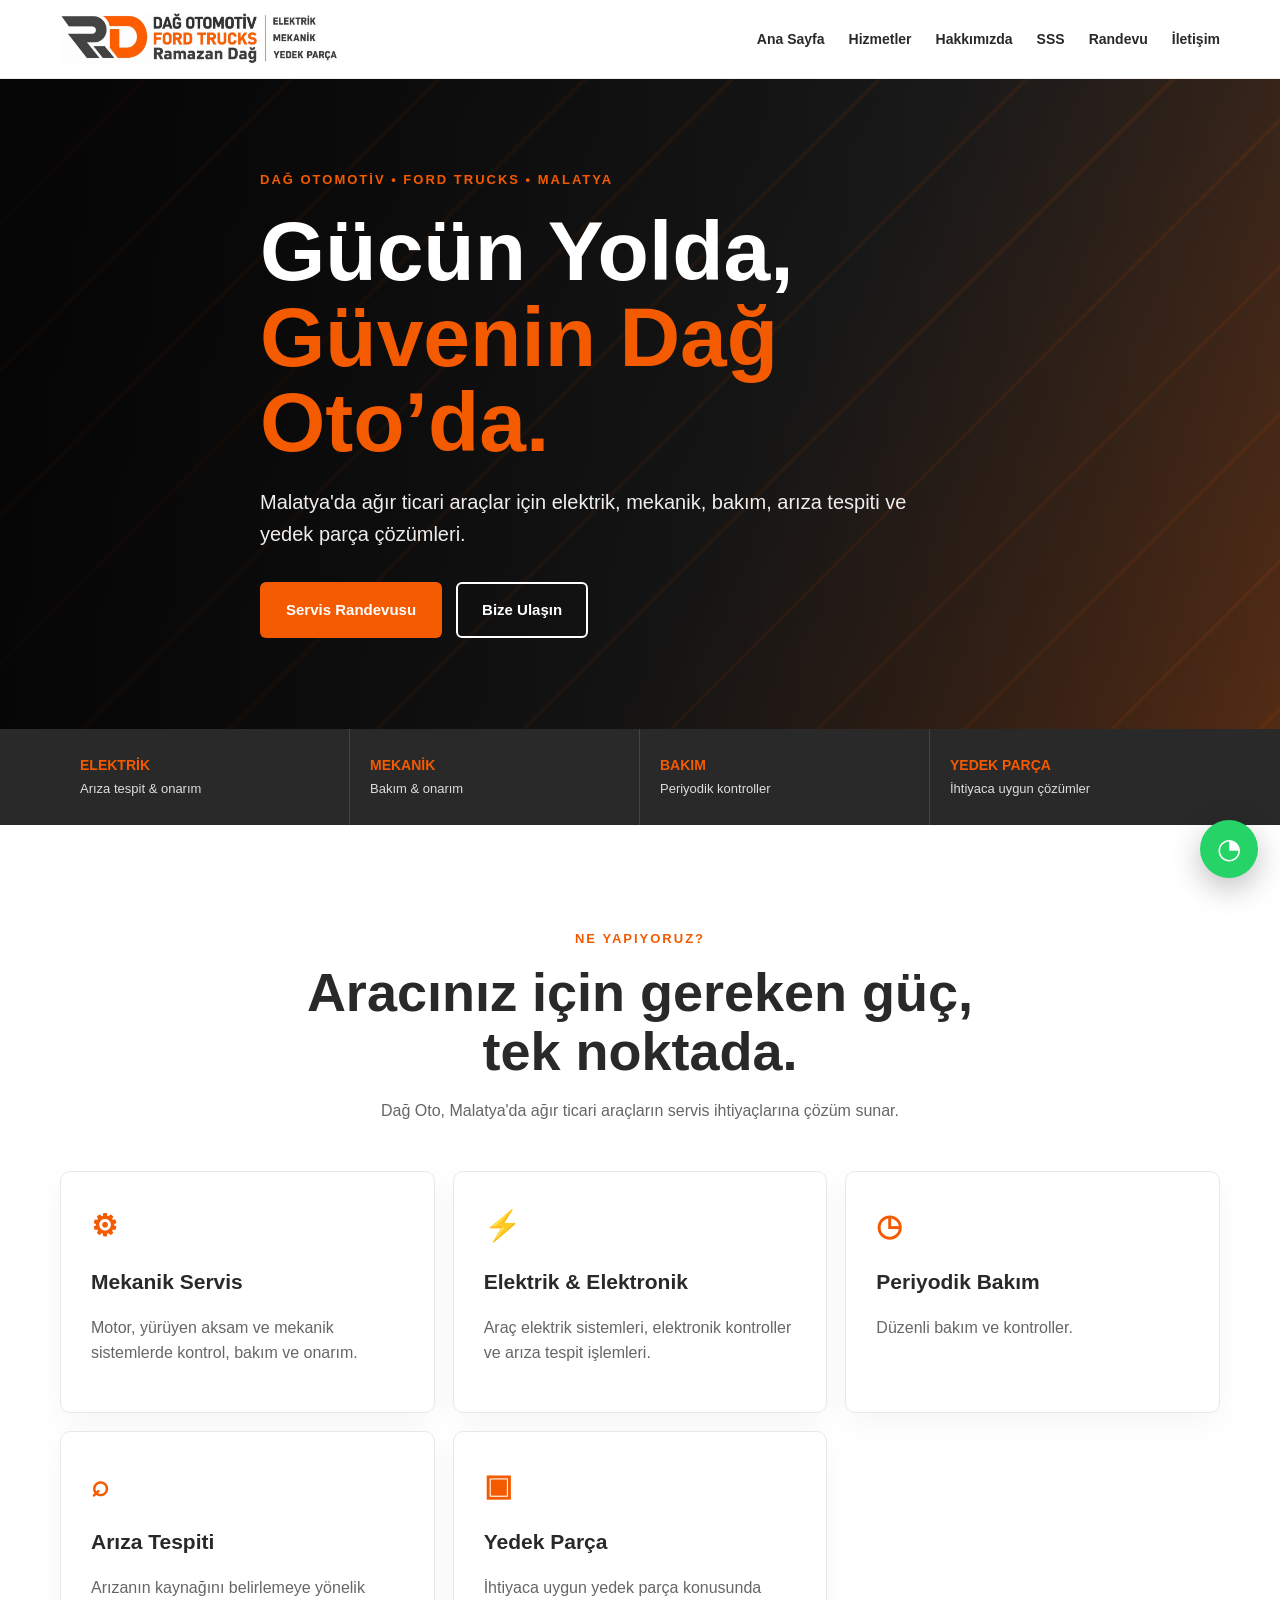
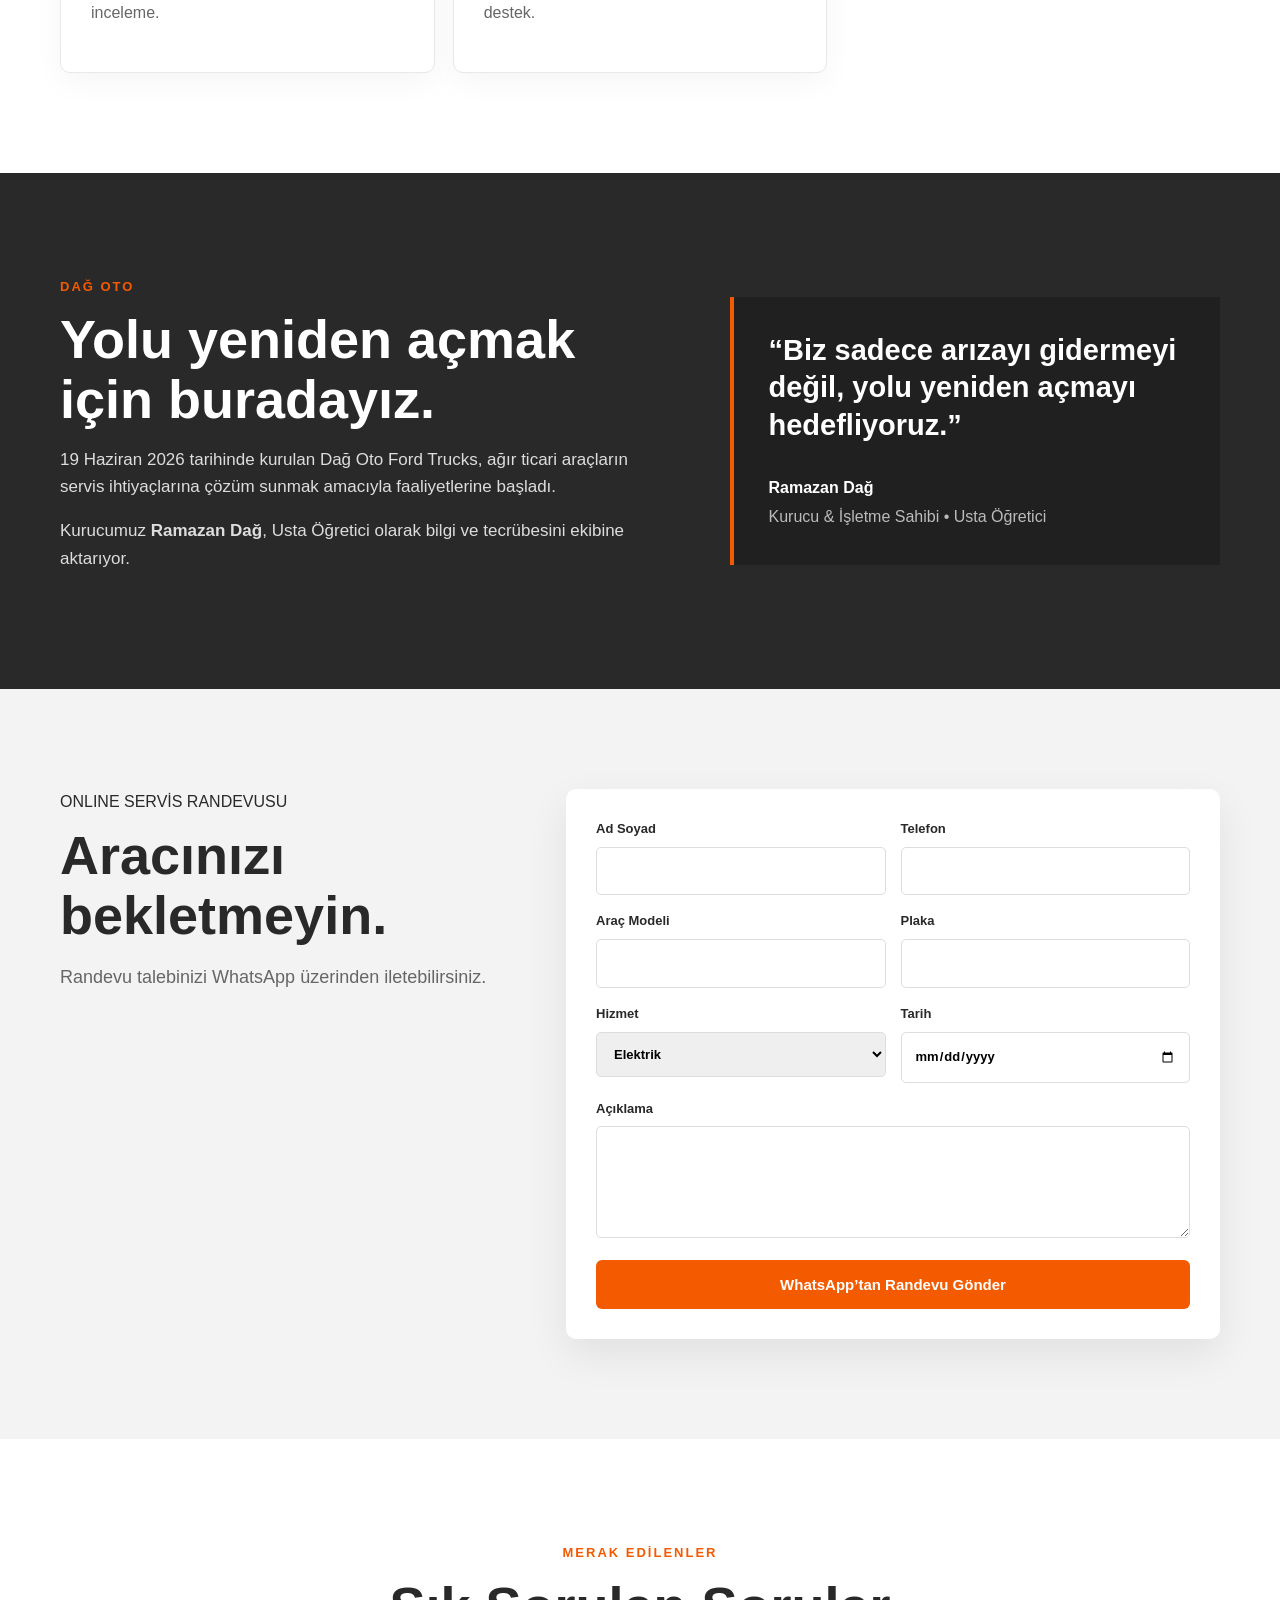
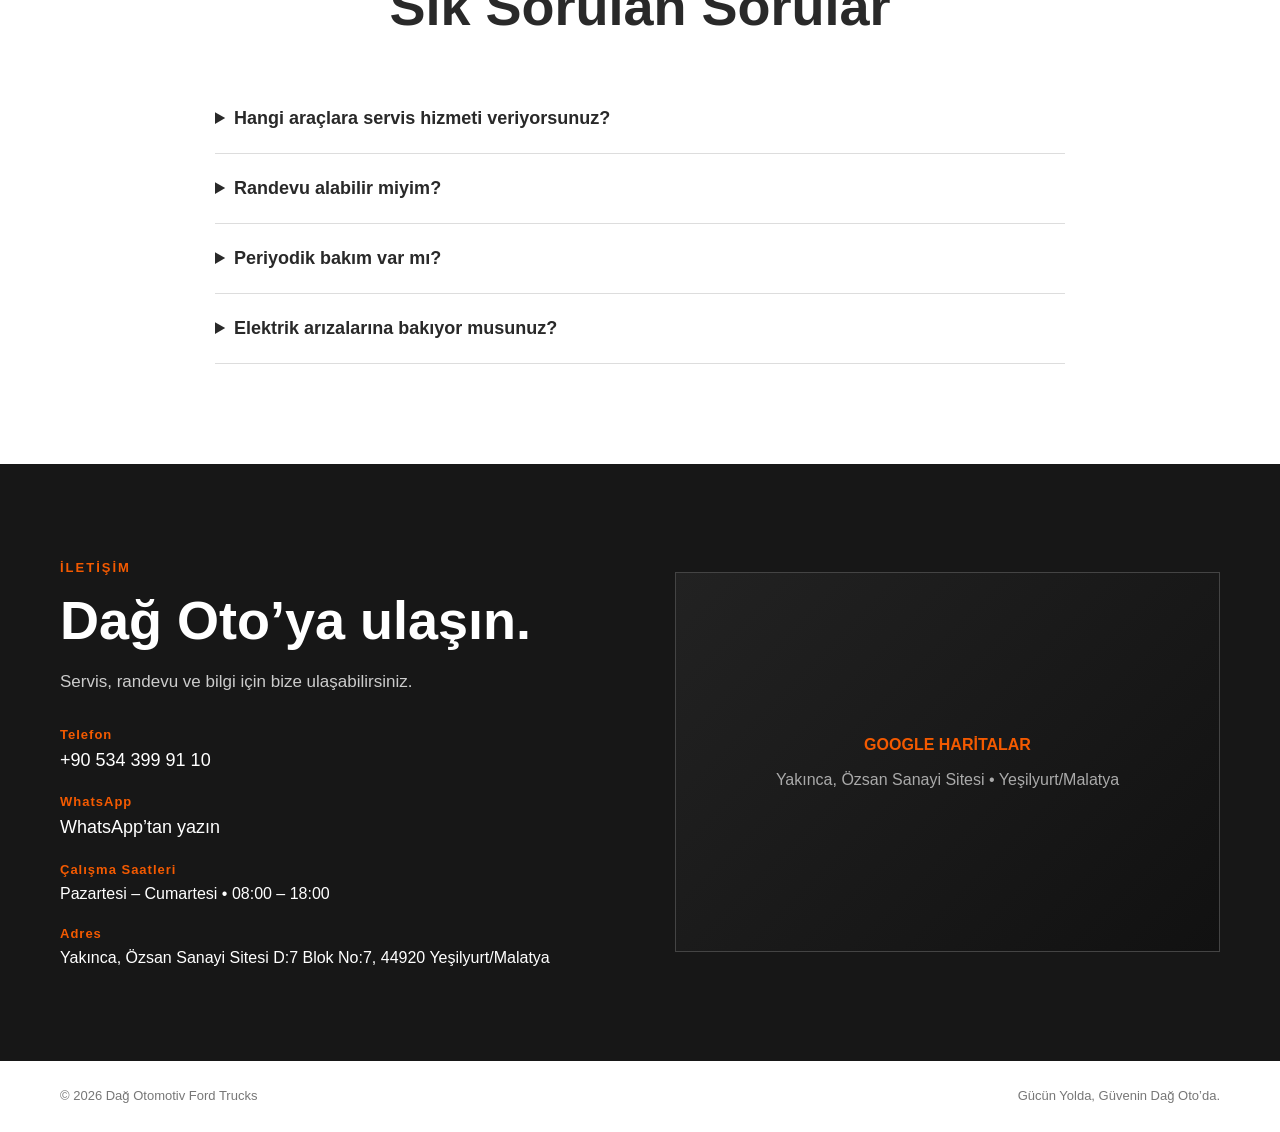
<file: index.html>
<!DOCTYPE html>
<html lang="tr">
<head>
<meta charset="UTF-8">
<meta name="viewport" content="width=device-width,initial-scale=1">
<title>Dağ Oto Ford Trucks | Malatya</title>
<meta name="description" content="Dağ Oto Ford Trucks, Malatya Yeşilyurt Yakınca'da ağır ticari araçlar için mekanik, elektrik, bakım, arıza tespiti ve yedek parça hizmetleri sunar.">
<meta name="keywords" content="Dağ Oto Ford, Dağ Oto Ford Trucks, Ford Trucks Malatya, Ford Trucks servis Malatya, ağır ticari araç servisi Malatya">
<meta name="robots" content="index,follow">
<link rel="canonical" href="https://dagotoford.github.io/dag-oto-ford/">
<link rel="stylesheet" href="style.css">
</head>
<body>
<header class="header"><div class="container nav">
<a class="brand" href="#anasayfa"><img src="assets/logo.jpg" alt="Dağ Oto Ford Trucks"></a>
<button class="menu">☰</button>
<nav id="nav"><a href="#anasayfa">Ana Sayfa</a><a href="#hizmetler">Hizmetler</a><a href="#hakkimizda">Hakkımızda</a><a href="#sss">SSS</a><a href="#randevu">Randevu</a><a href="#iletisim">İletişim</a></nav>
</div></header>
<main id="anasayfa">
<section class="hero"><div class="hero-overlay"></div><div class="container hero-content">
<div class="eyebrow">DAĞ OTOMOTİV • FORD TRUCKS • MALATYA</div>
<h1>Gücün Yolda,<br><span>Güvenin Dağ Oto’da.</span></h1>
<p>Malatya'da ağır ticari araçlar için elektrik, mekanik, bakım, arıza tespiti ve yedek parça çözümleri.</p>
<div class="buttons"><a class="btn primary" href="#randevu">Servis Randevusu</a><a class="btn ghost" href="#iletisim">Bize Ulaşın</a></div>
</div></section>
<section class="stats"><div class="container stats-grid">
<div><strong>ELEKTRİK</strong><span>Arıza tespit & onarım</span></div>
<div><strong>MEKANİK</strong><span>Bakım & onarım</span></div>
<div><strong>BAKIM</strong><span>Periyodik kontroller</span></div>
<div><strong>YEDEK PARÇA</strong><span>İhtiyaca uygun çözümler</span></div>
</div></section>
<section id="hizmetler" class="section"><div class="container">
<div class="section-head"><span>NE YAPIYORUZ?</span><h2>Aracınız için gereken güç, tek noktada.</h2><p>Dağ Oto, Malatya'da ağır ticari araçların servis ihtiyaçlarına çözüm sunar.</p></div>
<div class="cards">
<article class="card"><div class="icon">⚙</div><h3>Mekanik Servis</h3><p>Motor, yürüyen aksam ve mekanik sistemlerde kontrol, bakım ve onarım.</p></article>
<article class="card"><div class="icon">⚡</div><h3>Elektrik & Elektronik</h3><p>Araç elektrik sistemleri, elektronik kontroller ve arıza tespit işlemleri.</p></article>
<article class="card"><div class="icon">◷</div><h3>Periyodik Bakım</h3><p>Düzenli bakım ve kontroller.</p></article>
<article class="card"><div class="icon">⌕</div><h3>Arıza Tespiti</h3><p>Arızanın kaynağını belirlemeye yönelik inceleme.</p></article>
<article class="card"><div class="icon">▣</div><h3>Yedek Parça</h3><p>İhtiyaca uygun yedek parça konusunda destek.</p></article>
</div></div></section>
<section id="hakkimizda" class="dark-section"><div class="container about-grid"><div>
<span class="section-label">DAĞ OTO</span><h2>Yolu yeniden açmak için buradayız.</h2>
<p>19 Haziran 2026 tarihinde kurulan Dağ Oto Ford Trucks, ağır ticari araçların servis ihtiyaçlarına çözüm sunmak amacıyla faaliyetlerine başladı.</p>
<p>Kurucumuz <strong>Ramazan Dağ</strong>, Usta Öğretici olarak bilgi ve tecrübesini ekibine aktarıyor.</p>
</div><div class="quote-box"><div class="quote">“Biz sadece arızayı gidermeyi değil, yolu yeniden açmayı hedefliyoruz.”</div><div class="person"><strong>Ramazan Dağ</strong><span>Kurucu & İşletme Sahibi • Usta Öğretici</span></div></div></div></section>
<section id="randevu" class="section appointment"><div class="container appointment-grid">
<div><span>ONLINE SERVİS RANDEVUSU</span><h2>Aracınızı bekletmeyin.</h2><p>Randevu talebinizi WhatsApp üzerinden iletebilirsiniz.</p></div>
<form id="appointmentForm"><div class="form-row"><label>Ad Soyad<input name="name" required></label><label>Telefon<input name="phone" required></label></div>
<div class="form-row"><label>Araç Modeli<input name="vehicle"></label><label>Plaka<input name="plate"></label></div>
<div class="form-row"><label>Hizmet<select name="service"><option>Elektrik</option><option>Mekanik</option><option>Periyodik Bakım</option><option>Arıza Tespiti</option><option>Yedek Parça</option></select></label><label>Tarih<input type="date" name="date"></label></div>
<label>Açıklama<textarea name="note" rows="4"></textarea></label>
<button class="btn primary full" type="submit">WhatsApp’tan Randevu Gönder</button></form>
</div></section>
<section id="sss" class="section faq"><div class="container"><div class="section-head"><span>MERAK EDİLENLER</span><h2>Sık Sorulan Sorular</h2></div>
<div class="faq-list">
<details><summary>Hangi araçlara servis hizmeti veriyorsunuz?</summary><p>Başta Ford Trucks olmak üzere ağır ticari araçlara hizmet veriyoruz.</p></details>
<details><summary>Randevu alabilir miyim?</summary><p>Evet. Online randevu formundan servis talebinizi iletebilirsiniz.</p></details>
<details><summary>Periyodik bakım var mı?</summary><p>Evet. Düzenli bakım ve kontrol hizmeti sunuyoruz.</p></details>
<details><summary>Elektrik arızalarına bakıyor musunuz?</summary><p>Evet. Elektrik ve elektronik sistemlerde tespit ve onarım hizmeti veriyoruz.</p></details>
</div></div></section>
<section id="iletisim" class="contact-section"><div class="container contact-grid"><div>
<span>İLETİŞİM</span><h2>Dağ Oto’ya ulaşın.</h2><p>Servis, randevu ve bilgi için bize ulaşabilirsiniz.</p>
<div class="contact-items">
<div><b>Telefon</b><a href="tel:+905343999110">+90 534 399 91 10</a></div>
<div><b>WhatsApp</b><a href="https://wa.me/905343999110">WhatsApp’tan yazın</a></div>
<div><b>Çalışma Saatleri</b><span>Pazartesi – Cumartesi • 08:00 – 18:00</span></div>
<div><b>Adres</b><span>Yakınca, Özsan Sanayi Sitesi D:7 Blok No:7, 44920 Yeşilyurt/Malatya</span></div>
</div></div><div class="map-placeholder"><div><strong>GOOGLE HARİTALAR</strong><span>Yakınca, Özsan Sanayi Sitesi • Yeşilyurt/Malatya</span></div></div></div></section>
</main>
<footer><div class="container footer"><div>© 2026 Dağ Otomotiv Ford Trucks</div><div>Gücün Yolda, Güvenin Dağ Oto’da.</div></div></footer>
<a class="floating-wa" href="https://wa.me/905343999110">◔</a>
<script src="script.js"></script>
</body></html>
</file>
<file: style.css>
*{box-sizing:border-box}html{scroll-behavior:smooth}body{margin:0;font-family:Arial,Helvetica,sans-serif;color:#292929;background:#fff;line-height:1.6}.container{width:min(1160px,92%);margin:auto}.header{position:sticky;top:0;z-index:20;background:rgba(255,255,255,.96);border-bottom:1px solid #eee;backdrop-filter:blur(10px)}.nav{height:78px;display:flex;align-items:center;justify-content:space-between}.brand img{width:280px;max-height:60px;object-fit:contain;display:block}.nav nav{display:flex;gap:24px;align-items:center}.nav a{color:#292929;text-decoration:none;font-weight:700;font-size:14px}.nav a:hover{color:#f45a00}.menu{display:none;border:0;background:none;font-size:28px}.hero{min-height:650px;display:flex;align-items:center;position:relative;overflow:hidden;background:linear-gradient(120deg,#171717 0%,#292929 58%,#f45a00 180%)}.hero:after{content:"";position:absolute;inset:0;background:linear-gradient(90deg,rgba(0,0,0,.8),rgba(0,0,0,.25)),repeating-linear-gradient(135deg,transparent 0 100px,rgba(244,90,0,.12) 100px 104px);pointer-events:none}.hero-content{position:relative;z-index:2;color:white;padding:80px 0;max-width:760px}.eyebrow,.section-head span,.appointment>div>span,.contact-section>div>div>span,.culture-title>span,.section-label{font-size:13px;font-weight:900;letter-spacing:2px;color:#f45a00}.hero h1{font-size:clamp(46px,7vw,84px);line-height:1.02;margin:18px 0}.hero h1 span{color:#f45a00}.hero p{font-size:20px;max-width:680px;color:#eee}.buttons{display:flex;gap:14px;margin-top:32px}.btn{display:inline-flex;justify-content:center;align-items:center;padding:14px 24px;border-radius:6px;text-decoration:none;font-weight:900;border:2px solid transparent;cursor:pointer;font-size:15px}.primary{background:#f45a00;color:white}.primary:hover{background:#d94e00}.ghost{border-color:#fff;color:#fff}.stats{background:#292929;color:white}.stats-grid{display:grid;grid-template-columns:repeat(4,1fr)}.stats-grid div{padding:25px 20px;border-right:1px solid #444}.stats-grid div:last-child{border:0}.stats-grid strong,.stats-grid span{display:block}.stats-grid strong{font-size:14px;color:#f45a00}.stats-grid span{font-size:13px;color:#ddd;margin-top:3px}.section{padding:100px 0}.section-head{text-align:center;max-width:750px;margin:0 auto 48px}.section-head h2,.about-grid h2,.culture-grid h2,.appointment h2,.contact-section h2{font-size:clamp(34px,5vw,54px);line-height:1.1;margin:12px 0 16px}.section-head p{color:#666}.cards{display:grid;grid-template-columns:repeat(3,1fr);gap:18px}.card{padding:30px;border:1px solid #e8e8e8;border-radius:10px;background:#fff;box-shadow:0 10px 30px rgba(0,0,0,.04)}.card .icon{font-size:30px;color:#f45a00;font-weight:bold}.card h3{font-size:21px;margin:15px 0 8px}.card p{color:#666}.card.accent{background:#292929;color:white}.card.accent p{color:#ddd}.card a{color:#f45a00;font-weight:900;text-decoration:none}.dark-section{padding:100px 0;background:#292929;color:#fff}.about-grid{display:grid;grid-template-columns:1.1fr .9fr;gap:70px;align-items:center}.about-grid p{color:#ddd;font-size:17px}.quote-box{border-left:4px solid #f45a00;padding:35px;background:#202020}.quote{font-size:29px;line-height:1.3;font-weight:800}.person{margin-top:30px}.person strong,.person span{display:block}.person span{color:#bbb;margin-top:4px}.culture-grid{display:grid;grid-template-columns:.8fr 1.2fr;gap:80px}.culture-grid .lead{font-size:25px;font-weight:800}.culture-grid p{color:#555}.appointment{background:#f3f3f3}.appointment-grid{display:grid;grid-template-columns:.8fr 1.2fr;gap:70px;align-items:start}.appointment>div>span{color:#f45a00}.appointment p{color:#666;font-size:18px}.mini-contact{border-left:3px solid #f45a00;padding-left:15px;margin-top:30px}.mini-contact span{display:block;color:#777}.appointment form{background:white;padding:30px;border-radius:10px;box-shadow:0 15px 40px rgba(0,0,0,.08)}label{display:block;font-size:13px;font-weight:800;margin-bottom:16px}input,select,textarea{width:100%;margin-top:7px;padding:13px;border:1px solid #ddd;border-radius:5px;font:inherit}textarea{resize:vertical}.form-row{display:grid;grid-template-columns:1fr 1fr;gap:15px}.full{width:100%}small{display:block;color:#777;margin-top:12px}.faq-list{max-width:850px;margin:auto}.faq-list details{border-bottom:1px solid #ddd;padding:20px 0}.faq-list summary{font-size:18px;font-weight:800;cursor:pointer}.faq-list p{color:#666;margin-bottom:0}.contact-section{padding:90px 0;background:#171717;color:white}.contact-grid{display:grid;grid-template-columns:1fr 1fr;gap:70px;align-items:center}.contact-section p{color:#ccc;font-size:17px}.contact-items{margin-top:30px;display:grid;gap:18px}.contact-items b,.contact-items span,.contact-items a{display:block}.contact-items b{color:#f45a00;font-size:13px;letter-spacing:1px}.contact-items a{color:white;text-decoration:none;font-size:18px}.map-placeholder{min-height:380px;border:1px solid #444;background:linear-gradient(135deg,#222,#111);display:flex;align-items:center;justify-content:center;text-align:center;padding:30px}.map-placeholder strong,.map-placeholder span{display:block}.map-placeholder strong{color:#f45a00}.map-placeholder span{color:#aaa;margin-top:10px}.footer{display:flex;justify-content:space-between;gap:20px;padding:25px 0;color:#777;font-size:13px}.floating-wa{position:fixed;right:22px;bottom:22px;width:58px;height:58px;border-radius:50%;background:#25d366;color:white;display:flex;align-items:center;justify-content:center;text-decoration:none;font-size:28px;box-shadow:0 10px 30px rgba(0,0,0,.25);z-index:30}@media(max-width:850px){.menu{display:block}.nav nav{display:none;position:absolute;top:78px;left:0;right:0;background:#fff;padding:20px;flex-direction:column;box-shadow:0 10px 20px rgba(0,0,0,.08)}.nav nav.open{display:flex}.brand img{width:220px}.stats-grid,.cards{grid-template-columns:1fr 1fr}.about-grid,.culture-grid,.appointment-grid,.contact-grid{grid-template-columns:1fr;gap:40px}.hero{min-height:600px}.section{padding:75px 0}.footer{flex-direction:column}.form-row{grid-template-columns:1fr}}@media(max-width:520px){.stats-grid,.cards{grid-template-columns:1fr}.hero h1{font-size:47px}.hero p{font-size:17px}.buttons{flex-direction:column}.btn{width:100%}.brand img{width:190px}.quote{font-size:24px}}
</file>
